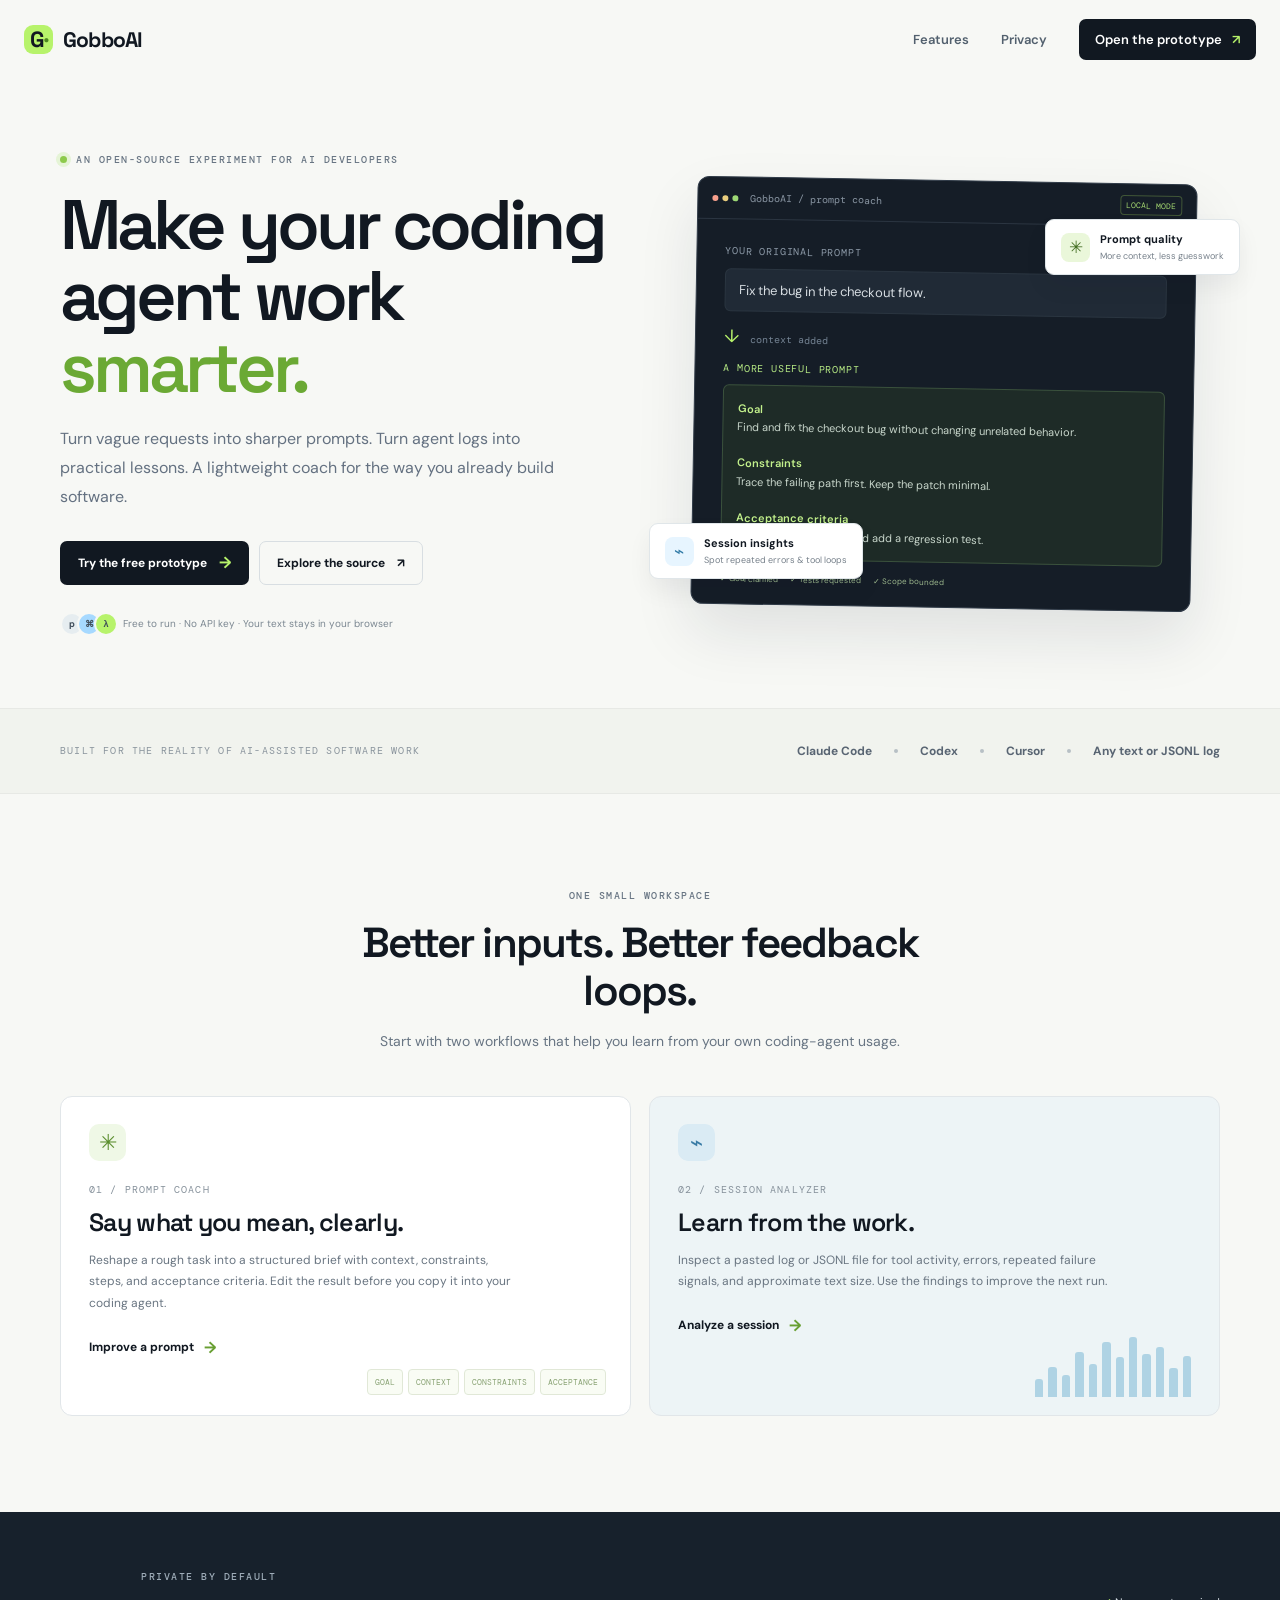
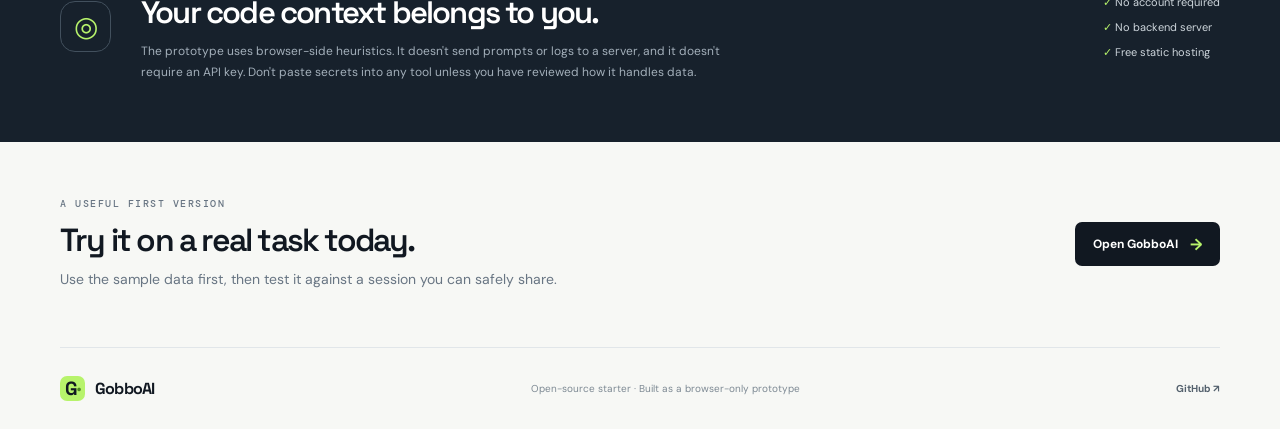
<file: index.html>
<!doctype html>
<html lang="en">
<head>
  <meta charset="utf-8">
  <meta name="viewport" content="width=device-width, initial-scale=1">
  <meta name="description" content="A privacy-first workspace to make AI coding prompts clearer and understand coding-agent sessions. Runs locally in your browser.">
  <meta name="theme-color" content="#10151d">
  <title>GobboAI — AI Coding Efficiency Coach</title>
  <link rel="icon" href="assets/favicon.svg" type="image/svg+xml">
  <link rel="stylesheet" href="assets/site.css">
</head>
<body class="marketing-page">
  <header class="site-header">
    <a class="brand" href="index.html" aria-label="GobboAI home"><span class="brand-mark">G<span>·</span></span><span>GobboAI</span></a>
    <nav class="main-nav" aria-label="Main navigation">
      <a href="#features">Features</a>
      <a href="#privacy">Privacy</a>
      <a class="nav-cta" href="app.html">Open the prototype <span aria-hidden="true">↗</span></a>
    </nav>
  </header>

  <main>
    <section class="hero wrap">
      <div class="hero-copy">
        <div class="eyebrow"><span class="pulse-dot"></span> An open-source experiment for AI developers</div>
        <h1>Make your coding agent work <em>smarter.</em></h1>
        <p class="hero-lede">Turn vague requests into sharper prompts. Turn agent logs into practical lessons. A lightweight coach for the way you already build software.</p>
        <div class="hero-actions">
          <a class="button button-primary" href="app.html">Try the free prototype <span aria-hidden="true">→</span></a>
          <a class="button button-secondary" href="https://github.com/" target="_blank" rel="noopener">Explore the source <span aria-hidden="true">↗</span></a>
        </div>
        <div class="hero-proof"><span class="avatar-stack"><b>p</b><b>⌘</b><b>λ</b></span><span>Free to run · No API key · Your text stays in your browser</span></div>
      </div>
      <div class="hero-visual" aria-label="Decorative preview of the GobboAI dashboard">
        <div class="mock-window">
          <div class="mock-top"><div class="window-dots"><i></i><i></i><i></i></div><span>GobboAI / prompt coach</span><span class="mock-tag">LOCAL MODE</span></div>
          <div class="mock-content">
            <div class="mock-label">YOUR ORIGINAL PROMPT</div>
            <div class="mock-original">Fix the bug in the checkout flow.</div>
            <div class="mock-arrow">↓ <span>context added</span></div>
            <div class="mock-label green-label">A MORE USEFUL PROMPT</div>
            <div class="mock-result"><b>Goal</b><br>Find and fix the checkout bug without changing unrelated behavior.<br><br><b>Constraints</b><br>Trace the failing path first. Keep the patch minimal.<br><br><b>Acceptance criteria</b><br>Explain the root cause and add a regression test.</div>
            <div class="mock-footer"><span>✓ Goal clarified</span><span>✓ Tests requested</span><span>✓ Scope bounded</span></div>
          </div>
        </div>
        <div class="float-note note-top"><span class="note-icon">✳</span><span><b>Prompt quality</b><small>More context, less guesswork</small></span></div>
        <div class="float-note note-bottom"><span class="note-icon note-icon-blue">⌁</span><span><b>Session insights</b><small>Spot repeated errors & tool loops</small></span></div>
      </div>
    </section>

    <section class="signal-strip"><div class="wrap signal-inner"><span>BUILT FOR THE REALITY OF AI-ASSISTED SOFTWARE WORK</span><div><b>Claude Code</b><i></i><b>Codex</b><i></i><b>Cursor</b><i></i><b>Any text or JSONL log</b></div></div></section>

    <section class="section wrap" id="features">
      <div class="section-heading"><div class="eyebrow">ONE SMALL WORKSPACE</div><h2>Better inputs. Better feedback loops.</h2><p>Start with two workflows that help you learn from your own coding-agent usage.</p></div>
      <div class="feature-grid">
        <article class="feature-card feature-prompt"><div class="feature-icon">✳</div><div class="feature-kicker">01 / PROMPT COACH</div><h3>Say what you mean, clearly.</h3><p>Reshape a rough task into a structured brief with context, constraints, steps, and acceptance criteria. Edit the result before you copy it into your coding agent.</p><a href="app.html#prompt-coach">Improve a prompt <span>→</span></a><div class="feature-decoration prompt-lines"><span>GOAL</span><span>CONTEXT</span><span>CONSTRAINTS</span><span>ACCEPTANCE</span></div></article>
        <article class="feature-card feature-session"><div class="feature-icon">⌁</div><div class="feature-kicker">02 / SESSION ANALYZER</div><h3>Learn from the work.</h3><p>Inspect a pasted log or JSONL file for tool activity, errors, repeated failure signals, and approximate text size. Use the findings to improve the next run.</p><a href="app.html#session-analyzer">Analyze a session <span>→</span></a><div class="mini-chart" aria-hidden="true"><span style="height:30%"></span><span style="height:50%"></span><span style="height:37%"></span><span style="height:75%"></span><span style="height:55%"></span><span style="height:91%"></span><span style="height:66%"></span><span style="height:100%"></span><span style="height:72%"></span><span style="height:83%"></span><span style="height:48%"></span><span style="height:68%"></span></div></article>
      </div>
    </section>

    <section class="privacy-section" id="privacy"><div class="wrap privacy-inner"><div class="privacy-symbol">◎</div><div><div class="eyebrow">PRIVATE BY DEFAULT</div><h2>Your code context belongs to you.</h2><p>The prototype uses browser-side heuristics. It doesn't send prompts or logs to a server, and it doesn't require an API key. Don't paste secrets into any tool unless you have reviewed how it handles data.</p></div><div class="privacy-points"><span>✓ No account required</span><span>✓ No backend server</span><span>✓ Free static hosting</span></div></div></section>

    <section class="bottom-cta wrap"><div><div class="eyebrow">A USEFUL FIRST VERSION</div><h2>Try it on a real task today.</h2><p>Use the sample data first, then test it against a session you can safely share.</p></div><a class="button button-primary" href="app.html">Open GobboAI <span aria-hidden="true">→</span></a></section>
  </main>
  <footer class="site-footer wrap"><a class="brand" href="index.html"><span class="brand-mark">G<span>·</span></span><span>GobboAI</span></a><span>Open-source starter · Built as a browser-only prototype</span><a href="https://github.com/" target="_blank" rel="noopener">GitHub ↗</a></footer>
  <script src="js/landing.js" defer></script>
</body>
</html>
</file>
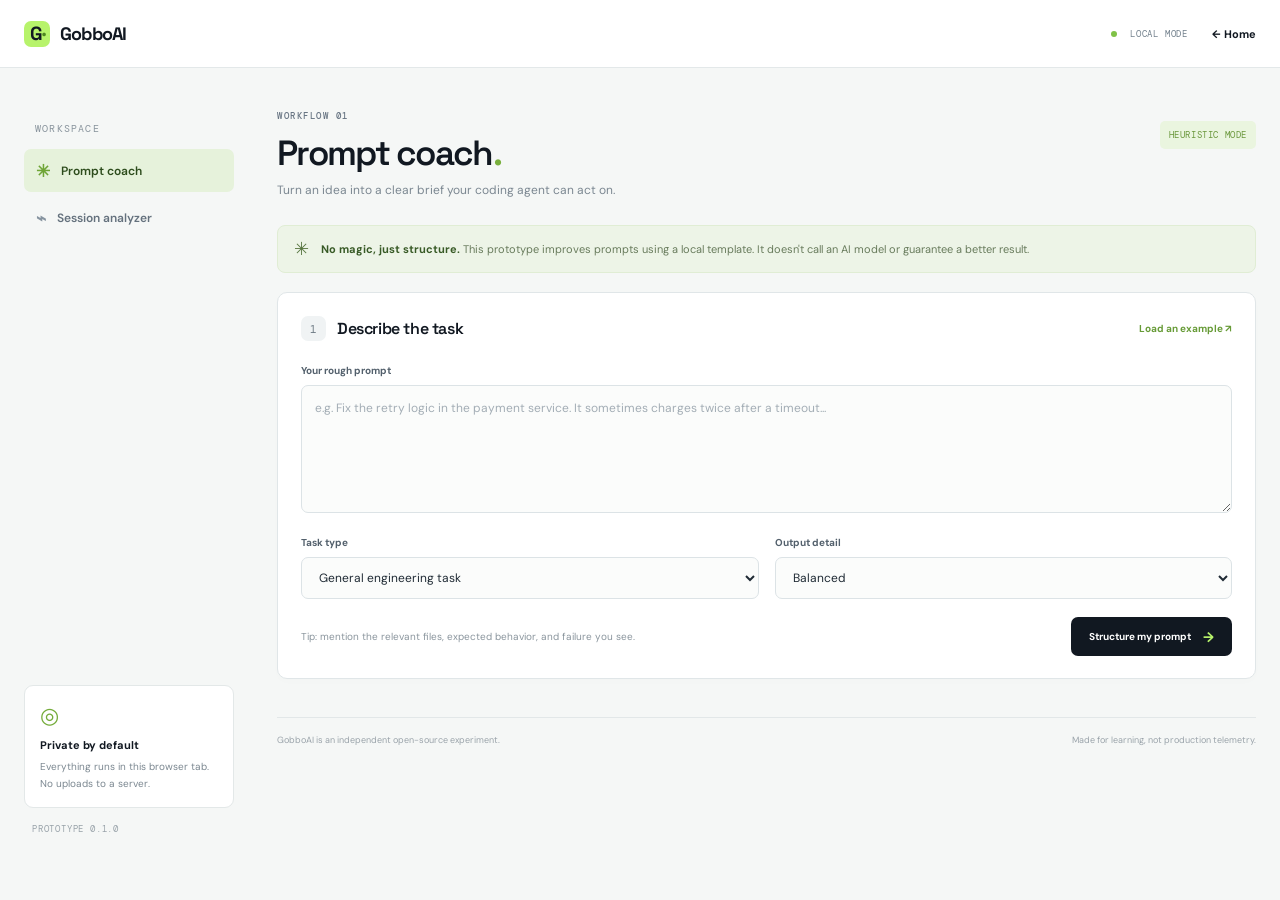
<file: app.html>
<!doctype html>
<html lang="en">
<head>
  <meta charset="utf-8">
  <meta name="viewport" content="width=device-width, initial-scale=1">
  <meta name="description" content="Improve AI coding prompts and analyze coding-agent logs locally in your browser.">
  <meta name="theme-color" content="#10151d">
  <title>Workspace — GobboAI</title>
  <link rel="icon" href="assets/favicon.svg" type="image/svg+xml">
  <link rel="stylesheet" href="assets/site.css">
  <link rel="stylesheet" href="assets/app.css">
</head>
<body class="app-page">
  <header class="app-header">
    <a class="brand" href="index.html"><span class="brand-mark">G<span>·</span></span><span>GobboAI</span></a>
    <div class="app-header-right"><span class="local-status"><i></i> LOCAL MODE</span><a href="index.html" class="back-link">← Home</a></div>
  </header>
  <main class="workspace wrap">
    <aside class="sidebar">
      <div class="sidebar-label">WORKSPACE</div>
      <a class="side-link active" href="#prompt-coach" data-view="prompt-coach"><span>✳</span> Prompt coach</a>
      <a class="side-link" href="#session-analyzer" data-view="session-analyzer"><span>⌁</span> Session analyzer</a>
      <div class="sidebar-bottom"><div class="sidebar-card"><div class="sidebar-card-mark">◎</div><b>Private by default</b><p>Everything runs in this browser tab. No uploads to a server.</p></div><span class="version-label">PROTOTYPE 0.1.0</span></div>
    </aside>

    <section class="work-area">
      <section class="tool-view active" id="prompt-coach" data-panel="prompt-coach">
        <div class="page-title-row"><div><div class="eyebrow">WORKFLOW 01</div><h1>Prompt coach<span class="title-period">.</span></h1><p class="page-subtitle">Turn an idea into a clear brief your coding agent can act on.</p></div><span class="pill">HEURISTIC MODE</span></div>
        <div class="notice"><span>✳</span><p><b>No magic, just structure.</b> This prototype improves prompts using a local template. It doesn't call an AI model or guarantee a better result.</p></div>
        <div class="panel prompt-panel">
          <div class="panel-heading"><div><span class="step-number">1</span><h2>Describe the task</h2></div><button class="text-button" id="load-prompt-example" type="button">Load an example ↗</button></div>
          <label for="prompt-input">Your rough prompt</label>
          <textarea id="prompt-input" rows="5" placeholder="e.g. Fix the retry logic in the payment service. It sometimes charges twice after a timeout..." spellcheck="true"></textarea>
          <div class="field-grid">
            <div><label for="task-type">Task type</label><select id="task-type"><option value="general">General engineering task</option><option value="bug">Debug / bug fix</option><option value="feature">New feature</option><option value="refactor">Refactoring</option><option value="review">Code review</option><option value="test">Testing</option><option value="performance">Performance</option></select></div>
            <div><label for="detail-level">Output detail</label><select id="detail-level"><option value="balanced">Balanced</option><option value="concise">Concise</option><option value="thorough">Thorough</option></select></div>
          </div>
          <div class="panel-actions"><span class="hint-text">Tip: mention the relevant files, expected behavior, and failure you see.</span><button class="button button-primary" id="enhance-prompt" type="button">Structure my prompt <span>→</span></button></div>
        </div>
        <div class="panel result-panel" id="prompt-result-panel" hidden>
          <div class="panel-heading"><div><span class="step-number step-number-done">2</span><h2>Review your improved prompt</h2></div><span class="ready-label"><i></i> READY TO EDIT</span></div>
          <div class="quality-row"><div><span class="quality-label">PROMPT COMPLETENESS</span><div class="quality-meter"><span id="quality-meter-fill"></span></div></div><div class="quality-number"><strong id="quality-score">—</strong><span>/ 100</span></div><span class="quality-explainer" id="quality-summary">Based on a few practical signals</span></div>
          <label for="enhanced-output">Enhanced prompt <span class="label-side">Editable before copying</span></label>
          <textarea id="enhanced-output" rows="14" spellcheck="true"></textarea>
          <div class="panel-actions"><span class="hint-text" id="prompt-word-count">0 words</span><div class="button-row"><button class="button button-secondary" id="download-prompt" type="button">Download .txt</button><button class="button button-primary" id="copy-prompt" type="button">Copy prompt <span>↗</span></button></div></div>
          <div class="checklist" id="prompt-checklist"><b>Signals detected</b><div id="checklist-items"></div></div>
        </div>
      </section>

      <section class="tool-view" id="session-analyzer" data-panel="session-analyzer" hidden>
        <div class="page-title-row"><div><div class="eyebrow">WORKFLOW 02</div><h1>Session analyzer<span class="title-period">.</span></h1><p class="page-subtitle">Look for errors, tool activity, and repetition in a coding-agent log.</p></div><span class="pill">LOCAL ANALYSIS</span></div>
        <div class="notice"><span>⌁</span><p><b>Best-effort parsing.</b> This tool looks for common text patterns and JSONL fields. Different agents have different log formats, so treat metrics as estimates, not authoritative telemetry.</p></div>
        <div class="panel analyzer-input-panel">
          <div class="panel-heading"><div><span class="step-number">1</span><h2>Add a session</h2></div><div class="button-row"><button class="text-button" id="load-sample" type="button">Load sample data ↗</button><label class="button button-secondary upload-button" for="log-file">Choose file</label><input id="log-file" type="file" accept=".jsonl,.json,.log,.txt,text/plain,application/json" hidden></div></div>
          <label for="log-input">Paste log text or JSONL</label>
          <textarea id="log-input" rows="9" placeholder='Paste a log here, or select “Load sample data”. JSONL and plain-text logs are supported.' spellcheck="false"></textarea>
          <div class="panel-actions"><span class="hint-text" id="log-input-status">No session loaded yet</span><button class="button button-primary" id="analyze-session" type="button">Analyze session <span>→</span></button></div>
        </div>
        <div id="analysis-results" hidden>
          <div class="metrics-grid">
            <article class="metric-card"><span class="metric-label">LINES / EVENTS</span><strong id="metric-events">0</strong><span class="metric-foot">Non-empty lines</span></article>
            <article class="metric-card"><span class="metric-label">ERROR SIGNALS</span><strong id="metric-errors">0</strong><span class="metric-foot" id="metric-error-foot">Pattern matches</span></article>
            <article class="metric-card"><span class="metric-label">TOOL SIGNALS</span><strong id="metric-tools">0</strong><span class="metric-foot">Tool-like mentions</span></article>
            <article class="metric-card"><span class="metric-label">EST. TEXT TOKENS</span><strong id="metric-tokens">0</strong><span class="metric-foot">Characters ÷ 4, rough only</span></article>
          </div>
          <div class="results-grid">
            <section class="panel"><div class="panel-heading"><div><span class="step-number">2</span><h2>What stands out</h2></div></div><div id="insights-list" class="insights-list"></div></section>
            <section class="panel"><div class="panel-heading"><div><span class="step-number">3</span><h2>Activity breakdown</h2></div></div><div id="activity-breakdown" class="activity-breakdown"></div><div class="chart-legend"><span><i class="legend-error"></i> Errors / warnings</span><span><i class="legend-tool"></i> Tool mentions</span></div></section>
          </div>
          <section class="panel recommendations-panel"><div class="panel-heading"><div><span class="step-number">4</span><h2>Ideas for your next run</h2></div></div><div id="recommendations-list" class="recommendations-list"></div></section>
          <div class="export-row"><span class="hint-text">Analysis happens in this tab. Nothing is uploaded.</span><button class="button button-secondary" id="download-report" type="button">Download text report ↓</button></div>
        </div>
      </section>
      <footer class="workspace-footer"><span>GobboAI is an independent open-source experiment.</span><span>Made for learning, not production telemetry.</span></footer>
    </section>
  </main>
  <div class="toast" id="toast" role="status" aria-live="polite"></div>
  <script src="js/app.js" defer></script>
</body>
</html>
</file>
<file: assets/site.css>
@import url('https://fonts.googleapis.com/css2?family=DM+Mono:wght@400;500&family=DM+Sans:wght@400;500;600;700&family=Space+Grotesk:wght@400;500;600;700&display=swap');
:root{--ink:#111821;--ink-2:#1b2632;--muted:#647181;--line:#e1e6e9;--paper:#f7f8f5;--white:#fff;--lime:#b7f36b;--lime-dark:#8bcf3d;--blue:#a6d9ff;--mono:'DM Mono',monospace;--sans:'DM Sans',sans-serif;--display:'Space Grotesk',sans-serif}*{box-sizing:border-box}html{scroll-behavior:smooth}body{margin:0;font-family:var(--sans);color:var(--ink);background:var(--paper);-webkit-font-smoothing:antialiased}a{color:inherit;text-decoration:none}button,input,select,textarea{font:inherit}.wrap{width:min(1160px,calc(100% - 48px));margin:0 auto}.site-header,.app-header{height:78px;display:flex;align-items:center;justify-content:space-between;width:min(1260px,calc(100% - 48px));margin:0 auto}.brand{display:inline-flex;align-items:center;gap:10px;font:700 21px var(--display);letter-spacing:-.8px}.brand-mark{height:29px;width:29px;display:inline-flex;align-items:center;justify-content:center;border-radius:9px;background:var(--lime);font:bold 22px var(--display);color:var(--ink);letter-spacing:-1px}.brand-mark span{color:#4d8621}.main-nav{display:flex;align-items:center;gap:32px;color:#52606e;font-size:13px;font-weight:600}.main-nav a:hover,.back-link:hover{color:var(--ink)}.nav-cta{background:var(--ink);color:#fff!important;border-radius:7px;padding:12px 16px}.nav-cta span{margin-left:7px;color:var(--lime)}.hero{min-height:555px;padding-top:75px;padding-bottom:72px;display:grid;grid-template-columns:1fr 1fr;align-items:center;gap:55px}.eyebrow{font:500 10px var(--mono);letter-spacing:1.5px;color:#687583;text-transform:uppercase;display:flex;align-items:center;gap:9px}.pulse-dot{width:7px;height:7px;border-radius:50%;background:#8dca4c;box-shadow:0 0 0 4px #e5f4d6}.hero h1{font:600 clamp(46px,5.5vw,70px)/1.02 var(--display);letter-spacing:-3.9px;margin:23px 0 22px;max-width:580px}.hero h1 em{font-style:normal;color:#6ba934}.hero-lede{color:#647181;font-size:16px;line-height:1.8;max-width:500px}.hero-actions{display:flex;gap:10px;flex-wrap:wrap;margin-top:29px}.button{border:1px solid transparent;border-radius:7px;min-height:44px;padding:0 17px;display:inline-flex;align-items:center;justify-content:center;gap:12px;font-size:12px;font-weight:700;cursor:pointer;transition:transform .15s,background .15s,border-color .15s}.button:hover{transform:translateY(-1px)}.button-primary{background:var(--ink);color:white}.button-primary:hover{background:#263445}.button-primary span{color:var(--lime);font-size:16px}.button-secondary{border-color:#d8dee2;background:transparent;color:var(--ink)}.button-secondary:hover{background:#fff;border-color:#b8c2ca}.hero-proof{display:flex;align-items:center;gap:12px;color:#7b8791;font-size:10px;margin-top:27px}.avatar-stack{display:flex;align-items:center}.avatar-stack b{width:24px;height:24px;background:#e6edf0;border:2px solid var(--paper);border-radius:50%;display:flex;align-items:center;justify-content:center;margin-right:-7px;font-size:9px;color:#3f4c59}.avatar-stack b:nth-child(2){background:var(--blue)}.avatar-stack b:nth-child(3){background:var(--lime)}.hero-visual{height:400px;position:relative;display:flex;align-items:center;justify-content:center}.mock-window{width:100%;max-width:500px;border:1px solid #303b48;border-radius:12px;background:#151d27;color:#f5f7f8;box-shadow:0 28px 60px #1521311a;overflow:hidden;transform:rotate(1deg)}.mock-top{height:42px;border-bottom:1px solid #2b3541;display:flex;align-items:center;gap:12px;padding:0 14px;font:10px var(--mono);color:#8995a2}.window-dots{display:flex;gap:4px}.window-dots i{height:6px;width:6px;border-radius:50%;background:#53606e}.window-dots i:first-child{background:#f79f8c}.window-dots i:nth-child(2){background:#e9cd7e}.window-dots i:nth-child(3){background:#9dd875}.mock-tag{margin-left:auto;color:#a6da72;border:1px solid #405637;border-radius:4px;padding:4px 5px;font-size:8px}.mock-content{padding:25px 28px 20px}.mock-label{font:10px var(--mono);letter-spacing:.8px;color:#8d9aa8}.mock-original{color:#d7dde2;margin-top:11px;font-size:13px;padding:12px 13px;background:#202a36;border:1px solid #2a3540;border-radius:6px}.mock-arrow{color:var(--lime);margin:13px 0;font-size:18px}.mock-arrow span{font:10px var(--mono);color:#748393;margin-left:6px}.green-label{color:#b8ec85}.mock-result{margin-top:10px;border-radius:6px;background:#1e2b27;border:1px solid #3a513c;color:#c9d7cc;padding:14px;font-size:11px;line-height:1.65}.mock-result b{color:#c3f18c;font-weight:600}.mock-footer{display:flex;gap:12px;margin-top:14px;color:#9bb68c;font-size:8px}.float-note{position:absolute;display:flex;align-items:center;gap:10px;background:white;padding:12px 15px;border-radius:9px;border:1px solid #e0e6e9;box-shadow:0 12px 25px #1118210e}.float-note b{display:block;font-size:11px}.float-note small{display:block;margin-top:4px;color:#77818b;font-size:9px}.note-icon{width:29px;height:29px;border-radius:8px;background:#eaf7da;display:flex;align-items:center;justify-content:center;font-size:17px;color:#426d21}.note-icon-blue{background:#e7f5ff;color:#317ba7}.note-top{right:-20px;top:25px}.note-bottom{left:-19px;bottom:15px}.signal-strip{border-top:1px solid #e7e9e5;border-bottom:1px solid #e7e9e5;background:#f1f3ee}.signal-inner{height:84px;display:flex;align-items:center;justify-content:space-between;gap:25px}.signal-inner>span{font:10px var(--mono);letter-spacing:1.2px;color:#8a949d}.signal-inner div{display:flex;gap:22px;align-items:center;color:#596573;font-size:12px}.signal-inner i{height:4px;width:4px;border-radius:50%;background:#b7c0c5}.section{padding-top:95px;padding-bottom:96px}.section-heading{text-align:center;max-width:630px;margin:0 auto 42px}.section-heading .eyebrow{justify-content:center}.section-heading h2,.privacy-inner h2,.bottom-cta h2{font:600 clamp(30px,3.5vw,42px)/1.16 var(--display);letter-spacing:-1.8px;margin:17px 0 12px}.section-heading p,.bottom-cta p{font-size:14px;color:#687583;line-height:1.7}.feature-grid{display:grid;grid-template-columns:1fr 1fr;gap:18px}.feature-card{position:relative;min-height:320px;overflow:hidden;border:1px solid var(--line);border-radius:12px;padding:27px 28px;background:#fff}.feature-session{background:#edf4f6}.feature-icon{height:37px;width:37px;border-radius:10px;background:#eff8e6;color:#5b8e2e;display:flex;align-items:center;justify-content:center;font-size:22px}.feature-session .feature-icon{background:#daebf4;color:#387ba5}.feature-kicker{font:10px var(--mono);letter-spacing:1.1px;color:#86919b;margin-top:22px}.feature-card h3{font:600 25px var(--display);letter-spacing:-.7px;margin:10px 0}.feature-card p{color:#697581;font-size:12px;line-height:1.8;max-width:430px}.feature-card>a{display:inline-flex;align-items:center;gap:10px;margin-top:10px;font-size:12px;font-weight:700}.feature-card>a span{color:#689f32;font-size:16px}.prompt-lines{position:absolute;right:24px;bottom:20px;display:flex;gap:5px;opacity:.85}.prompt-lines span{font:8px var(--mono);padding:7px;border:1px solid #dce5d1;border-radius:4px;color:#77945e;background:#f8fcf3}.mini-chart{position:absolute;right:28px;bottom:18px;height:60px;width:156px;display:flex;align-items:end;gap:5px;opacity:.7}.mini-chart span{flex:1;border-radius:3px 3px 0 0;background:#96c6dd}.privacy-section{background:#17212c;color:#fff;padding:58px 0}.privacy-inner{display:grid;grid-template-columns:56px 1fr auto;align-items:center;gap:25px}.privacy-symbol{width:51px;height:51px;border:1px solid #42505d;border-radius:15px;display:flex;align-items:center;justify-content:center;color:var(--lime);font-size:28px}.privacy-inner .eyebrow{color:#9eacb8}.privacy-inner h2{font-size:31px;margin:12px 0 10px}.privacy-inner p{max-width:600px;color:#a3afba;font-size:12px;line-height:1.8;margin:0}.privacy-points{display:flex;flex-direction:column;gap:11px;color:#ced6dc;font-size:11px;white-space:nowrap}.privacy-points span::first-letter{color:var(--lime)}.bottom-cta{min-height:205px;display:flex;align-items:center;justify-content:space-between;gap:30px;padding-top:45px;padding-bottom:45px}.bottom-cta h2{font-size:32px;margin:12px 0 8px}.bottom-cta p{margin:0}.bottom-cta .button{flex-shrink:0}.site-footer{border-top:1px solid var(--line);height:82px;display:flex;align-items:center;justify-content:space-between;color:#7d8993;font-size:10px}.site-footer .brand{color:var(--ink);font-size:16px}.site-footer .brand-mark{width:25px;height:25px;border-radius:7px;font-size:19px}.site-footer>a:last-child{font-weight:700;color:#54616d}
@media(max-width:900px){.hero{grid-template-columns:1fr;gap:20px;padding-top:60px}.hero-copy{max-width:690px}.hero-visual{max-width:600px;width:100%;margin:0 auto}.signal-inner{height:auto;padding:22px 0;align-items:flex-start;flex-direction:column}.signal-inner div{flex-wrap:wrap;gap:13px}.privacy-inner{grid-template-columns:50px 1fr}.privacy-points{grid-column:2;flex-direction:row;flex-wrap:wrap}.note-top{right:-5px}.note-bottom{left:-5px}}@media(max-width:600px){.wrap,.site-header,.app-header{width:calc(100% - 32px)}.site-header{height:68px}.main-nav{gap:13px}.main-nav>a:not(.nav-cta){display:none}.nav-cta{padding:10px 11px;font-size:11px}.hero{padding-top:48px;padding-bottom:35px;min-height:unset}.hero h1{font-size:48px;letter-spacing:-2.8px}.hero-lede{font-size:14px}.hero-actions{align-items:stretch}.hero-actions .button{font-size:11px;padding:0 12px}.hero-visual{height:340px}.mock-content{padding:17px 16px}.mock-footer{gap:7px;flex-wrap:wrap}.float-note{padding:9px}.note-top{top:2px;right:0}.note-bottom{bottom:0;left:0}.signal-inner div{font-size:10px;gap:9px}.section{padding-top:65px;padding-bottom:65px}.feature-grid{grid-template-columns:1fr}.feature-card{padding:23px;min-height:300px}.privacy-inner{grid-template-columns:1fr;gap:16px}.privacy-inner h2{font-size:29px}.privacy-points{grid-column:1;flex-direction:column}.bottom-cta{align-items:flex-start;flex-direction:column;padding-top:36px;padding-bottom:36px}.site-footer{height:auto;padding:23px 0;gap:14px;flex-wrap:wrap}.site-footer>span{order:3;width:100%}}
</file>
<file: assets/app.css>
.app-page{background:#f5f7f6}.app-header{max-width:none;width:100%;margin:0;padding:0 max(24px,calc((100% - 1440px)/2));height:68px;background:#fff;border-bottom:1px solid #e3e8e9}.app-header .brand{font-size:18px}.app-header .brand-mark{width:26px;height:26px;font-size:19px;border-radius:7px}.app-header-right{display:flex;align-items:center;gap:24px}.local-status{font:9px var(--mono);letter-spacing:.8px;color:#72808c}.local-status i,.ready-label i{display:inline-block;width:6px;height:6px;border-radius:50%;background:#80c247;margin-right:7px}.back-link{font-size:11px;font-weight:700}.workspace{width:min(1280px,calc(100% - 48px));display:grid;grid-template-columns:210px minmax(0,1fr);gap:43px;padding-top:42px;min-height:calc(100vh - 125px)}.sidebar{display:flex;flex-direction:column;min-height:calc(100vh - 160px);position:sticky;top:20px;align-self:start}.sidebar-label{font:10px var(--mono);letter-spacing:1.2px;color:#89949d;margin:12px 0 14px 11px}.side-link{height:43px;padding:0 12px;border-radius:7px;display:flex;align-items:center;gap:11px;color:#64717d;font-size:12px;font-weight:600;margin-bottom:4px}.side-link span{font-size:17px;color:#8794a0}.side-link:hover{background:#eaf0e9;color:var(--ink)}.side-link.active{background:#e6f2db;color:#2d4c1c}.side-link.active span{color:#6fa536}.sidebar-bottom{margin-top:auto;padding-top:45px}.sidebar-card{background:#fff;border:1px solid #e3e8e8;border-radius:9px;padding:15px}.sidebar-card-mark{font-size:22px;color:#75ac3b}.sidebar-card b{font-size:11px;display:block;margin-top:8px}.sidebar-card p{font-size:10px;line-height:1.65;color:#7b8790;margin:7px 0 0}.version-label{font:9px var(--mono);letter-spacing:.8px;color:#98a2a9;display:block;margin:15px 8px}.work-area{min-width:0;padding-bottom:25px}.page-title-row{display:flex;align-items:flex-start;justify-content:space-between;gap:18px;margin-bottom:25px}.page-title-row .eyebrow{font-size:9px}.page-title-row h1{font:600 35px/1.1 var(--display);letter-spacing:-1.7px;margin:12px 0 8px}.title-period{color:#78af3c}.page-subtitle{font-size:12px;color:#7b8791;margin:0;line-height:1.6}.pill{font:9px var(--mono);letter-spacing:.6px;color:#6b983d;background:#eaf5df;padding:8px 9px;border-radius:5px;margin-top:11px;white-space:nowrap}.notice{display:flex;align-items:flex-start;gap:12px;padding:14px 16px;background:#edf4e7;border:1px solid #e0edd4;border-radius:8px;margin-bottom:19px;color:#56743f}.notice>span{font-size:18px;line-height:1}.notice p{margin:0;font-size:11px;line-height:1.7;color:#687b5c}.notice b{color:#385a26}.panel{background:white;border:1px solid #e0e6e8;border-radius:10px;padding:22px 23px;margin-bottom:17px;box-shadow:0 3px 9px #17212c03}.panel-heading{display:flex;align-items:center;justify-content:space-between;gap:12px;margin-bottom:22px}.panel-heading>div{display:flex;align-items:center;gap:11px}.panel-heading h2{font:600 16px var(--display);letter-spacing:-.4px;margin:0}.step-number{height:25px;width:25px;border-radius:7px;background:#f0f3f4;display:flex;align-items:center;justify-content:center;font:11px var(--mono);color:#6e7b85;flex-shrink:0}.step-number-done{background:#e6f5da;color:#5e9730}.text-button{border:0;background:transparent;color:#679b37;font-size:10px;font-weight:700;cursor:pointer;padding:7px 0}.text-button:hover{text-decoration:underline}.panel label:not(.button){display:flex;align-items:center;justify-content:space-between;color:#53606c;font-size:10px;font-weight:700;margin:0 0 8px}.panel textarea,.panel select{width:100%;border:1px solid #dce3e6;background:#fbfcfb;border-radius:7px;color:#202b35;font-size:12px;line-height:1.7;padding:12px 13px;outline:none;resize:vertical;transition:border .15s,box-shadow .15s}.panel textarea:focus,.panel select:focus{border-color:#9fcf72;box-shadow:0 0 0 3px #b7f36b24}.panel textarea::placeholder{color:#a3adb5}.field-grid{display:grid;grid-template-columns:1fr 1fr;gap:16px;margin-top:18px}.panel select{height:42px;padding-top:0;padding-bottom:0}.panel-actions{display:flex;align-items:center;justify-content:space-between;gap:12px;margin-top:18px}.hint-text{font-size:10px;line-height:1.6;color:#8a959d}.panel-actions .button{min-height:39px;font-size:10px}.panel-actions .button span{font-size:14px}.result-panel{margin-top:18px}.ready-label{font:9px var(--mono);color:#6c993e;letter-spacing:.3px}.quality-row{display:grid;grid-template-columns:150px 65px 1fr;align-items:center;gap:13px;margin:-3px 0 20px;padding:14px;background:#f7faf5;border-radius:7px}.quality-label{font:9px var(--mono);letter-spacing:.5px;color:#7e8c77}.quality-meter{height:5px;background:#e4eadd;border-radius:9px;margin-top:9px;overflow:hidden}.quality-meter span{display:block;height:100%;width:0;background:#92ca55;border-radius:9px;transition:width .25s}.quality-number strong{font:600 25px var(--display)}.quality-number span{font-size:10px;color:#87918b}.quality-explainer{font-size:10px;color:#7c8982}.label-side{font-weight:400;color:#8d979e}.button-row{display:flex;align-items:center;gap:8px}.checklist{background:#f8faf7;border:1px solid #e8eee3;border-radius:7px;margin-top:18px;padding:13px}.checklist>b{font-size:10px;display:block;margin-bottom:10px}.checklist-items,.checklist>div{display:flex;flex-wrap:wrap;gap:7px}.check-item{font-size:9px;color:#71806b;background:#e8f1df;border-radius:4px;padding:6px 8px}.check-item.missing{background:#f2f1ed;color:#8b8d84}.workspace-footer{border-top:1px solid #e2e7e8;margin-top:38px;padding:16px 0;display:flex;justify-content:space-between;gap:12px;color:#9aa3aa;font-size:9px}.metrics-grid{display:grid;grid-template-columns:repeat(4,minmax(0,1fr));gap:11px;margin-bottom:17px}.metric-card{background:#fff;border:1px solid #e0e6e8;border-radius:9px;padding:17px 16px}.metric-label{display:block;font:9px var(--mono);letter-spacing:.5px;color:#87939c}.metric-card strong{display:block;font:600 28px var(--display);letter-spacing:-.8px;margin:11px 0 3px}.metric-foot{display:block;color:#98a1a8;font-size:9px}.results-grid{display:grid;grid-template-columns:1fr 1fr;gap:14px}.results-grid .panel{min-width:0}.insights-list{display:flex;flex-direction:column;gap:10px}.insight{display:grid;grid-template-columns:27px 1fr;gap:10px;padding:10px 0;border-bottom:1px solid #eef1f0}.insight:last-child{border-bottom:0}.insight-icon{height:25px;width:25px;border-radius:6px;background:#edf5e5;color:#699b39;display:flex;align-items:center;justify-content:center;font-size:13px}.insight-icon.warn{background:#fff1dd;color:#ae7a20}.insight b{font-size:11px;display:block;margin:1px 0 4px}.insight p{font-size:10px;color:#78848e;line-height:1.65;margin:0}.activity-breakdown{display:flex;flex-direction:column;gap:16px;padding:8px 0 14px}.activity-row{display:grid;grid-template-columns:94px 1fr 32px;align-items:center;gap:10px}.activity-label{font-size:10px;color:#697681}.activity-track{height:7px;background:#eff2f2;border-radius:8px;overflow:hidden}.activity-fill{height:100%;border-radius:8px;background:#91c8e7}.activity-fill.error-fill{background:#efb76b}.activity-count{text-align:right;font:11px var(--mono);color:#5e6a75}.chart-legend{display:flex;gap:13px;flex-wrap:wrap;border-top:1px solid #edf0f1;padding-top:14px}.chart-legend span{font-size:9px;color:#88939b;display:flex;align-items:center;gap:5px}.chart-legend i{display:inline-block;width:7px;height:7px;border-radius:2px;background:#efb76b}.chart-legend .legend-tool{background:#91c8e7}.recommendations-list{display:grid;grid-template-columns:repeat(3,minmax(0,1fr));gap:10px}.recommendation{border:1px solid #e6ebec;background:#fbfcfb;padding:13px;border-radius:7px}.recommendation span{font:9px var(--mono);color:#82b84d}.recommendation b{font-size:11px;display:block;margin:8px 0 5px}.recommendation p{font-size:10px;line-height:1.7;color:#7d8991;margin:0}.export-row{display:flex;justify-content:space-between;align-items:center;gap:12px;padding:0 2px;margin-top:14px}.export-row .button{min-height:38px;font-size:10px}.toast{position:fixed;bottom:22px;right:22px;max-width:calc(100vw - 44px);padding:12px 16px;background:#17212c;color:#fff;border-radius:8px;box-shadow:0 10px 30px #17212c28;font-size:11px;opacity:0;transform:translateY(8px);transition:opacity .18s,transform .18s;pointer-events:none;z-index:10}.toast.show{opacity:1;transform:translateY(0)}[hidden]{display:none!important}
@media(max-width:1000px){.workspace{grid-template-columns:175px minmax(0,1fr);gap:24px}.workspace .pill{display:none}.metrics-grid{grid-template-columns:repeat(2,minmax(0,1fr))}.results-grid{grid-template-columns:1fr}.recommendations-list{grid-template-columns:1fr 1fr}.privacy-points{white-space:normal}}@media(max-width:700px){.app-header{padding:0 16px}.app-header-right{gap:13px}.workspace{width:calc(100% - 28px);grid-template-columns:1fr;gap:15px;padding-top:22px}.sidebar{position:static;min-height:unset}.sidebar-label,.sidebar-bottom{display:none}.sidebar{display:flex;flex-direction:row;gap:5px;border-bottom:1px solid #e1e7e8;padding-bottom:12px}.side-link{height:36px;margin:0;padding:0 10px;font-size:10px}.side-link span{font-size:14px}.page-title-row h1{font-size:31px}.page-title-row{margin-bottom:18px}.panel{padding:17px 15px}.panel-heading{margin-bottom:17px}.panel-heading h2{font-size:14px}.panel-actions{align-items:flex-start;flex-direction:column}.panel-actions .button-row{width:100%}.panel-actions .button-row .button{flex:1}.hint-text{max-width:100%}.field-grid{grid-template-columns:1fr;gap:12px}.quality-row{grid-template-columns:1fr 58px;gap:8px}.quality-explainer{grid-column:1/-1}.metrics-grid{gap:8px}.metric-card{padding:13px}.metric-card strong{font-size:24px}.recommendations-list{grid-template-columns:1fr}.export-row{align-items:flex-start;flex-direction:column}.workspace-footer{flex-direction:column;gap:5px;margin-top:20px}.app-header .local-status{display:none}.button-row{flex-wrap:wrap}.analyzer-input-panel .panel-heading{align-items:flex-start}.analyzer-input-panel .panel-heading>div:last-child{justify-content:flex-end;flex-wrap:wrap}.upload-button{min-height:28px;padding:6px 9px}.activity-row{grid-template-columns:81px 1fr 25px}}
</file>
